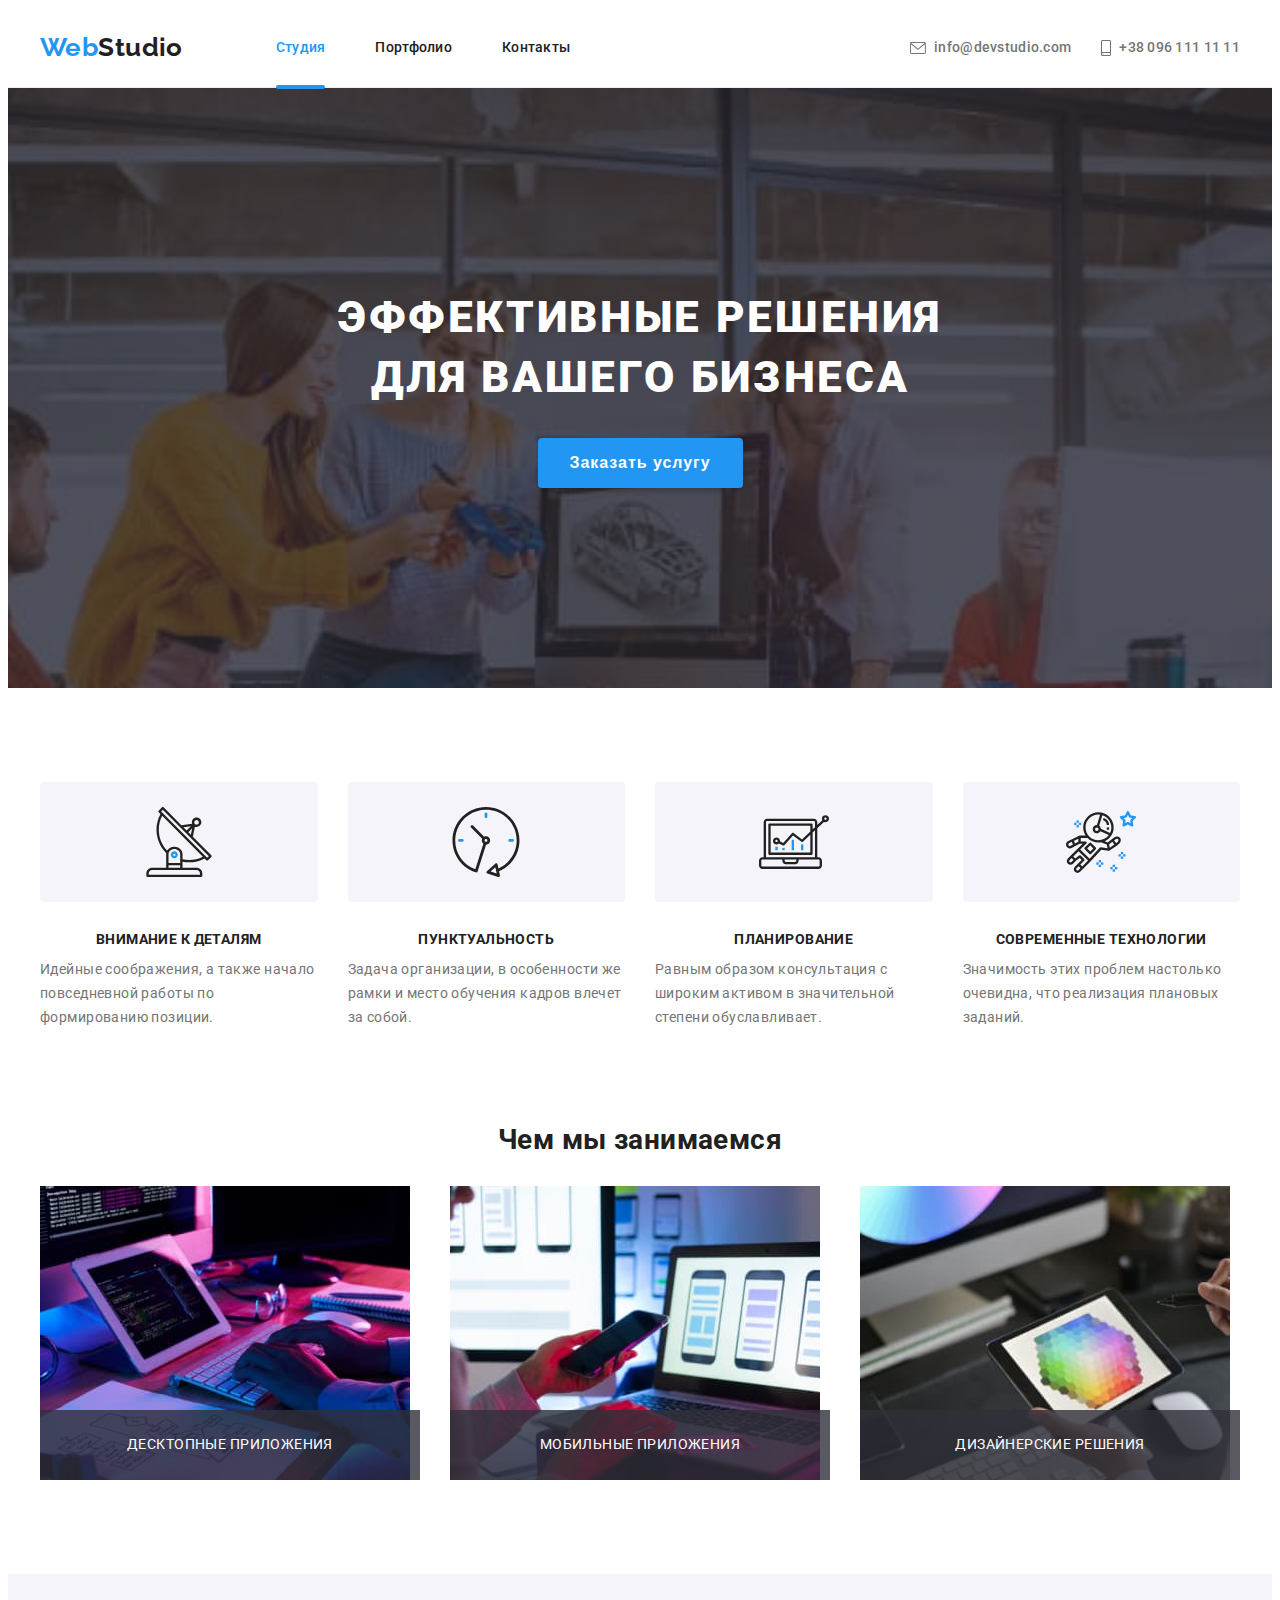
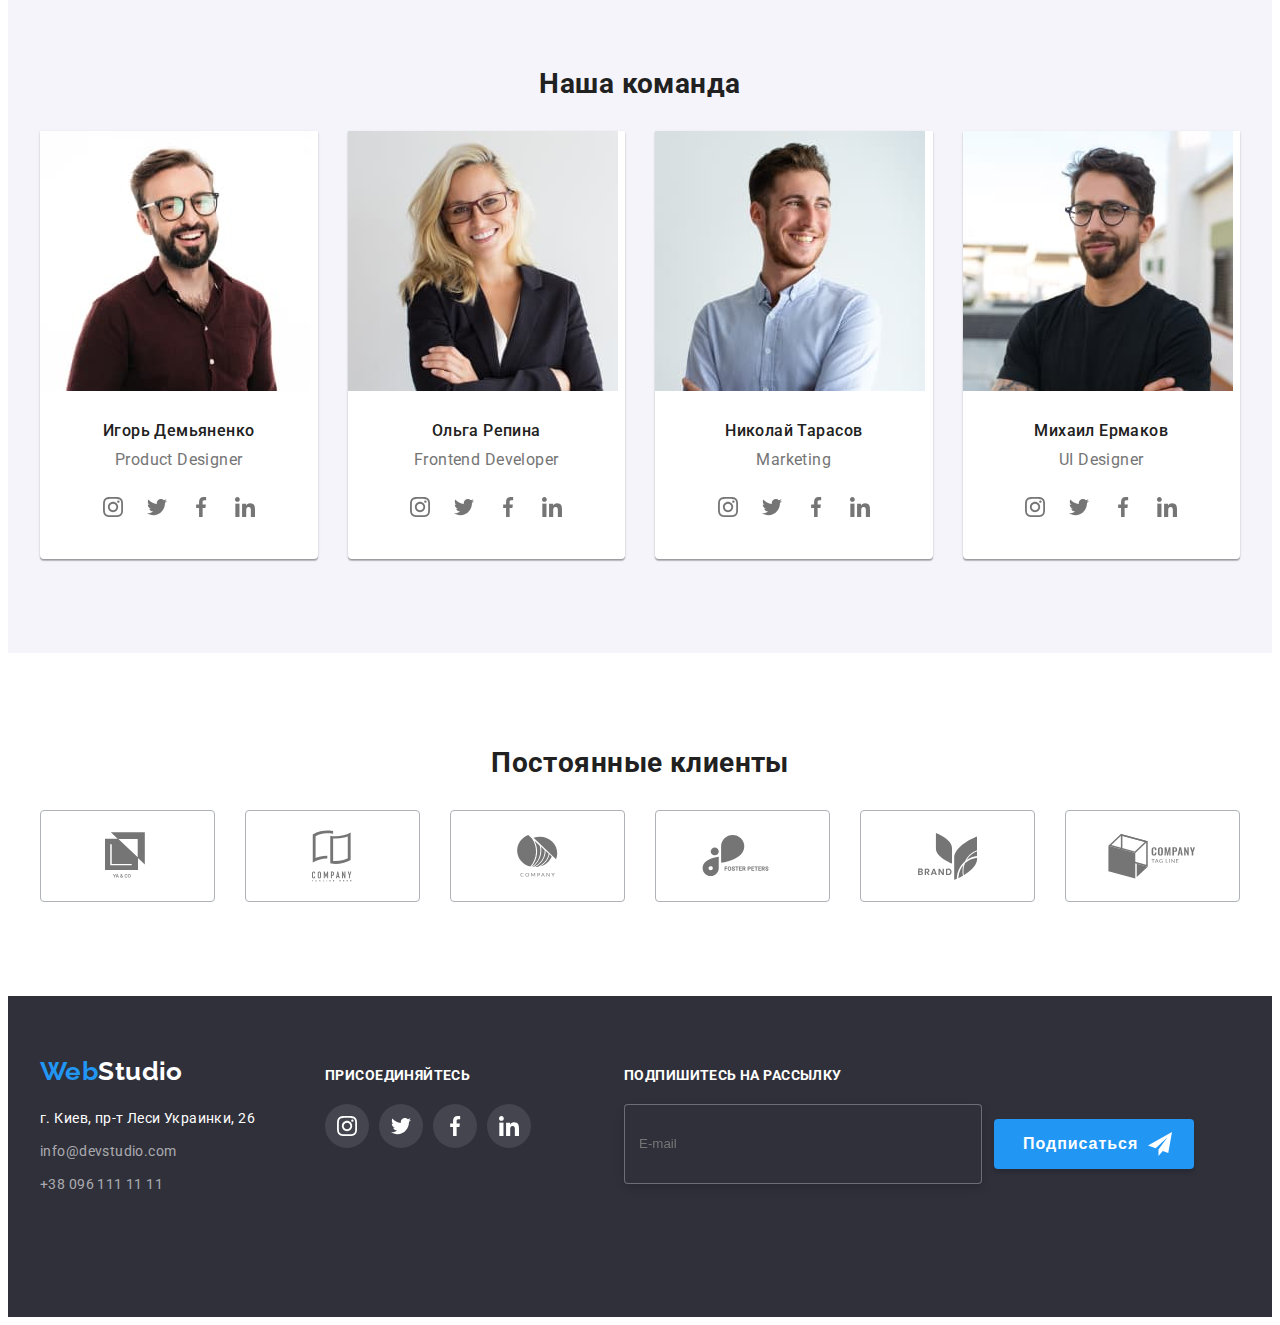
<file: index.html>
<!DOCTYPE html>
<html lang="ru">
  <head>
    <meta charset="UTF-8" />
    <meta http-equiv="X-UA-Compatible" content="IE=edge" />
    <meta name="viewport" content="width=device-width, initial-scale=1.0" />
    <title>Студия</title>
    <link rel="preconnect" href="https://fonts.gstatic.com" />
    <link href="https://fonts.googleapis.com/css2?family=Raleway:wght@700&family=Roboto:wght@400;500;700;900&display=swap" rel="stylesheet"/>
    <link rel="stylesheet" href="https://cdnjs.cloudflare.com/ajax/libs/modern-normalize/1.0.0/modern-normalize.min.css" integrity="sha512-ISS7cAi1PEhQ8jnbJpJZMd29NlhNj4AWYyLOSp2CE/CsHxTCu+r+t0D2yoJudVrd0/8fTVPUVDzY5Tvli75u/g==" crossorigin="anonymous" />
    <link rel="stylesheet" href="./css/main.min.css"/>
  </head>
  <body>
    <!-- Верхняя линия-->
    <header class="page-header">
      <div class="container">
        <nav class="main-nav">
          <a href="./index.html" class="logo">Web<span class="color">Studio</span></a>
          <ul class="site-nav list">
            <li class="item"><a href="./index.html" class="link current">Студия</a></li>
            <li class="item"><a href="./portfolio.html" class="link">Портфолио</a></li>
            <li class="item"><a href="" class="link">Контакты</a></li>
          </ul>
        </nav>
        <button class="mobile-open-btn" data-menu-button>
          <svg class="mobile-open-icon">
            <use href="./images/icons.svg#icon-menu_40px"></use>
          </svg>
        </button>
        <ul class="contact list">
          <li class="item">
            <a href="mailto:info@devstudio.com" lang="en" class="link mail">
              <svg class="mail icon" width="16" height="12">
                <use href="./images/icons.svg#icon-envelope"></use>
              </svg>
              info@devstudio.com
            </a>
          </li>
          <li class="item">
            <a href="tel:+380961111111" class="link tel">
              <svg class="tel icon" width="10" height="16">
                <use href="./images/icons.svg#icon-smartphone"></use>
              </svg>
              +38 096 111 11 11
            </a>
          </li>
        </ul>
      </div>
      <div class="mobile-menu" data-menu>
        <button class="mobile-menu-close-btn" data-menu-close>
          <svg class="mobile-menu-close-icon">
            <use href="./images/icons.svg#icon-close_40px"></use>
          </svg>
        </button>
        <div class="top-side">
          <ul class="mobile-menu-list-nav list">
          <li class="mobile-menu-list-item">
            <a href="./index.html" class="mobile-menu-list-link link current">Студия</a>
          </li>
          <li class="mobile-menu-list-item">
            <a href="./portfolio.html" class="mobile-menu-list-link link">Портфолио</a>
          </li>
          <li class="mobile-menu-list-item">
            <a href="" class="mobile-menu-list-link link">Контакты</a>
          </li>
        </ul>
        </div>
        <div class="bottom-side">
          <ul class="mobile-menu-list-contact list">
            <li class="mobile-menu-list-item">
            </li>
            <li class="mobile-menu-list-item">
              <a href="tel:+380961111111" class="mobile-menu-list-link-tel link">+38 096 111 11 11</a>
            </li>
            <li class="mobile-menu-list-item">
              <a href="mailto:info@devstudio.com" class="mobile-menu-list-link-email link">info@devstudio.com</a>
            </li>
          </ul>

          <ul class="mobile-menu-list-soc list">
            <li class="mobile-menu-list-item-social">
              <a href="" class="mobile-menu-list-link link">Instagram</a>
            </li>
            <li class="mobile-menu-list-item-social">
              <a href="" class="mobile-menu-list-link link">Twitter</a>
            </li>
            <li class="mobile-menu-list-item-social">
              <a href="" class="mobile-menu-list-link link">Facebook</a>
            </li>
            <li class="mobile-menu-list-item-social">
             <a href="" class="mobile-menu-list-link link">LinkedIn</a>
            </li>
          </ul>
        </div>
      </div>
    </header>
    <main>
      <!-- Шапка-->
      <section class="hero">
        <div class="container">
          <h1 class="hero-title">Эффективные решения<br>для вашего бизнеса</h1>
          <button type="button" class="button primary" data-modal-open>Заказать услугу</button>
        </div>
      </section>

      <!-- Особенности-->
      <section class="section feature">
        <div class="container">
          <h2 class="visually-hidden">Особености</h2>
          <ul class="feature-list list">
            <li class="item">
              <div class="container-feature-icon">
                <svg class="feature icon">
                  <use href="./images/icons.svg#icon-antenna"></use>
                </svg>
              </div>
              <div class="container-feature-text">
                <h3 class="title">Внимание к деталям</h3>
                <p>
                  Идейные соображения, а также начало повседневной работы по формированию позиции.
                </p>
              </div>
            </li>
            <li class="item">
              <div class="container-feature-icon">
                <svg class="feature icon">
                  <use href="./images/icons.svg#icon-clock"></use>
                </svg>
              </div>
              <div class="container-feature-text">
                <h3 class="title">Пунктуальность</h3>
                <p>
                  Задача организации, в особенности же рамки и место обучения кадров влечет за собой.
                </p>
              </div>
            </li>
            <li class="item">
              <div class="container-feature-icon">
                <svg class="feature icon">
                  <use href="./images/icons.svg#icon-diagram"></use>
                </svg>
              </div>
              <div class="container-feature-text">
                <h3 class="title">Планирование</h3>
                <p>
                  Равным образом консультация с широким активом в значительной степени обуславливает.
                </p>
              </div>
            </li>
            <li class="item">
              <div class="container-feature-icon">
                <svg class="feature icon">
                  <use href="./images/icons.svg#icon-astronaut"></use>
                </svg>
              </div>
              <div class="container-feature-text">
                <h3 class="title">Современные технологии</h3>
                <p>
                  Значимость этих проблем настолько очевидна, что реализация плановых заданий.
                </p>
              </div>
            </li>
          </ul>
        </div>
      </section>

      <!-- Чем мы занимаемся-->
      <section class="section work">
        <div class="container">
          <h2 class="section-title work">Чем мы занимаемся</h2>
          <ul class="work-list list">
            <li class="item">
              <picture>
                <source
                  srcset="./images/desktop/title/activity_one_d.jpg 1x, ./images/desktop/title/activity_one_d@2x.jpg 2x"
                  media="(min-width: 1200px)"/>
                <source
                  srcset="./images/tablet/title/activity_one_t.jpg 1x, ./images/tablet/title/activity_one_t@2x.jpg 2x"
                  media="(min-width: 768px)"/>
                <source
                  srcset="./images/mobile/title/activity_one_m.jpg 1x, ./images/mobile/title/activity_one_m@2x.jpg 2x"
                  media="(min-width: 280px)"/>
                <img src="./images/mobile/title/activity_one_m.jpg" alt="Делаем верстку сайтов" />
              </picture>
              <p class="work-description">Десктопные приложения</p>
            </li>
            <li class="item">
              <picture>
                <source
                  srcset="./images/desktop/title/activity_two_d.jpg 1x, ./images/desktop/title/activity_two_d@2x.jpg 2x"
                  media="(min-width: 1200px)"/>
                <source
                  srcset="./images/tablet/title/activity_two_t.jpg 1x, ./images/tablet/title/activity_two_t@2x.jpg 2x"
                  media="(min-width: 768px)"/>
                <source
                  srcset="./images/mobile/title/activity_two_m.jpg 1x, ./images/mobile/title/activity_two_m@2x.jpg 2x"
                  media="(min-width: 280px)"/>
                <img src="./images/mobile/title/activity_two_m.jpg" alt="Сайты адаптируем под все устройства" />
              </picture>
              <p class="work-description">Мобильные приложения</p>
            </li>
            <li class="item">
              <picture>
                <source
                  srcset="./images/desktop/title/activity_three_d.jpg 1x, ./images/desktop/title/activity_three_d@2x.jpg 2x"
                  media="(min-width: 1200px)"/>
                <source
                  srcset="./images/tablet/title/activity_three_t.jpg 1x, ./images/tablet/title/activity_three_t@2x.jpg 2x"
                  media="(min-width: 768px)"/>
                <source
                  srcset="./images/mobile/title/activity_three_m.jpg 1x, ./images/mobile/title/activity_three_m@2x.jpg 2x"
                  media="(min-width: 280px)"/>
                <img src="./images/mobile/title/activity_three_m.jpg" alt="Разрабатываем уникальные" />
              </picture>
              <p class="work-description">Дизайнерские решения</p>
            </li>
          </ul>
        </div>
      </section>

      <!-- Наша команда-->
      <section class="section team">
        <div class="container">
          <h2 class="section-title">Наша команда</h2>
          <ul class="team-list list">
            <li class="item">
              <picture>
                <source
                  srcset="./images/desktop/title/designer_d.jpg 1x, ./images/desktop/title/designer_d@2x.jpg 2x"
                  media="(min-width: 1200px)"/>
                <source
                  srcset="./images/tablet/title/designer_t.jpg 1x, ./images/tablet/title/designer_t@2x.jpg 2x"
                  media="(min-width: 768px)"/>
                <source
                  srcset="./images/mobile/title/designer_m.jpg 1x, ./images/mobile/title/designer_m@2x.jpg 2x"
                  media="(min-width: 280px)"/>
                <img src="./images/mobile/title/designer_m.jpg" alt="Product Designer" lang="en" />
              </picture>
              <div class="container-team">
                <h3 class="title">Игорь Демьяненко</h3>
                <p lang="en" class="section-description">Product Designer</p>
                <ul class="our-team-social list">
                  <li class="logo-item">
                    <a href="" class="our-team link">
                      <svg class="icon">
                        <use href="./images/icons.svg#icon-instagram"></use>
                      </svg>
                    </a>
                  </li>
                  <li class="logo-item">
                    <a href="" class="our-team link">
                      <svg class="icon">
                        <use href="./images/icons.svg#icon-twitter"></use>
                      </svg>
                    </a>
                  </li>
                  <li class="logo-item">
                    <a href="" class="our-team link">
                      <svg class="icon">
                        <use href="./images/icons.svg#icon-facebook"></use>
                      </svg>
                    </a>
                  </li>
                  <li class="logo-item">
                    <a href="" class="our-team link">
                      <svg class="icon">
                        <use href="./images/icons.svg#icon-linkedin"></use>
                      </svg>
                    </a>
                  </li>
                </ul>
              </div>
            </li>
            <li class="item">
              <picture>
                <source
                  srcset="./images/desktop/title/developer_d.jpg 1x, ./images/desktop/title/developer_d@2x.jpg 2x"
                  media="(min-width: 1200px)"/>
                <source
                  srcset="./images/tablet/title/developer_t.jpg 1x, ./images/tablet/title/developer_t@2x.jpg 2x"
                  media="(min-width: 768px)"/>
                <source
                  srcset="./images/mobile/title/developer_m.jpg 1x, ./images/mobile/title/developer_m@2x.jpg 2x"
                  media="(min-width: 280px)"/>
                <img src="./images/mobile/title/developer_m.jpg" alt="Frontend Developer" lang="en" />
              </picture>
              <div class="container-team">
                <h3 class="title">Ольга Репина</h3>
                <p lang="en" class="section-description">Frontend Developer</p>
                <ul class="our-team-social list">
                  <li class="logo-item">
                    <a href="" class="our-team link">
                      <svg class="icon">
                        <use href="./images/icons.svg#icon-instagram"></use>
                      </svg>
                    </a>
                  </li>
                  <li class="logo-item">
                    <a href="" class="our-team link">
                      <svg class="icon">
                        <use href="./images/icons.svg#icon-twitter"></use>
                      </svg>
                    </a>
                  </li>
                  <li class="logo-item">
                    <a href="" class="our-team link">
                      <svg class="icon">
                        <use href="./images/icons.svg#icon-facebook"></use>
                      </svg>
                    </a>
                  </li>
                  <li class="logo-item">
                    <a href="" class="our-team link">
                      <svg class="icon">
                        <use href="./images/icons.svg#icon-linkedin"></use>
                      </svg>
                    </a>
                  </li>
                </ul>
              </div>
            </li>
            <li class="item">
              <picture>
                <source
                  srcset="./images/desktop/title/marketing_d.jpg 1x, ./images/desktop/title/marketing_d@2x.jpg 2x"
                  media="(min-width: 1200px)"/>
                <source
                  srcset="./images/tablet/title/marketing_t.jpg 1x, ./images/tablet/title/marketing_t@2x.jpg 2x"
                  media="(min-width: 768px)"/>
                <source
                  srcset="./images/mobile/title/marketing_m.jpg 1x, ./images/mobile/title/marketing_m@2x.jpg 2x"
                  media="(min-width: 280px)"/>
                <img src="./images/mobile/title/marketing_m.jpg" alt="Marketing" lang="en" />
              </picture>
              <div class="container-team">
                <h3 class="title">Николай Тарасов</h3>
                <p lang="en" class="section-description">Marketing</p>
                <ul class="our-team-social list">
                  <li class="logo-item">
                    <a href="" class="our-team link">
                      <svg class="icon">
                        <use href="./images/icons.svg#icon-instagram"></use>
                      </svg>
                    </a>
                  </li>
                  <li class="logo-item">
                    <a href="" class="our-team link">
                      <svg class="icon">
                        <use href="./images/icons.svg#icon-twitter"></use>
                      </svg>
                    </a>
                  </li>
                  <li class="logo-item">
                    <a href="" class="our-team link">
                      <svg class="icon">
                        <use href="./images/icons.svg#icon-facebook"></use>
                      </svg>
                    </a>
                  </li>
                  <li class="logo-item">
                    <a href="" class="our-team link">
                      <svg class="icon">
                        <use href="./images/icons.svg#icon-linkedin"></use>
                      </svg>
                    </a>
                  </li>
                </ul>
              </div>
            </li>
            <li class="item">
              <picture>
                <source
                  srcset="./images/desktop/title/uidesigner_d.jpg 1x, ./images/desktop/title/uidesigner_d@2x.jpg 2x"
                  media="(min-width: 1200px)"/>
                <source
                  srcset="./images/tablet/title/uidesigner_t.jpg 1x, ./images/tablet/title/uidesigner_t@2x.jpg 2x"
                  media="(min-width: 768px)"/>
                <source
                  srcset="./images/mobile/title/uidesigner_m.jpg 1x, ./images/mobile/title/uidesigner_m@2x.jpg 2x"
                  media="(min-width: 280px)"/>
                <img src="./images/mobile/title/uidesigner_m.jpg" alt="UI-Designer" lang="en" />
              </picture>
              <div class="container-team">
                <h3 class="title">Михаил Ермаков</h3>
                <p lang="en" class="section-description">UI Designer</p>
                <ul class="our-team-social list">
                  <li class="logo-item">
                    <a href="" class="our-team link">
                      <svg class="icon">
                        <use href="./images/icons.svg#icon-instagram"></use>
                      </svg>
                    </a>
                  </li>
                  <li class="logo-item">
                    <a href="" class="our-team link">
                      <svg class="icon">
                        <use href="./images/icons.svg#icon-twitter"></use>
                      </svg>
                    </a>
                  </li>
                  <li class="logo-item">
                    <a href="" class="our-team link">
                      <svg class="icon">
                        <use href="./images/icons.svg#icon-facebook"></use>
                      </svg>
                    </a>
                  </li>
                  <li class="logo-item">
                    <a href="" class="our-team link">
                      <svg class="icon">
                        <use href="./images/icons.svg#icon-linkedin"></use>
                      </svg>
                    </a>
                  </li>
                </ul>
              </div>
            </li>
          </ul>  
        </div>
      </section>
      
      <!-- Постоянные клиенты -->
      <section class="section customers">
        <div class="container">
          <h2 class="section-title">Постоянные клиенты</h2>
          <ul class="customers-list list">
            <li class="item">
              <a href="" class="customers-link link">
                <svg class="customers icon" width="44" height="49">
                  <use href="./images/icons.svg#icon-logo-f"></use>
                </svg>
              </a>
            </li>
            <li class="item">
              <a href="" class="customers-link link">
                <svg class="customers icon" width="40" height="52">
                  <use href="./images/icons.svg#icon-logo-s"></use>
                </svg>
              </a>
            </li>
            <li class="item">
              <a href="" class="customers-link link">
                <svg class="customers icon" width="41" height="42">
                  <use href="./images/icons.svg#icon-logo-t"></use>
                </svg>
              </a>
            </li>
            <li class="item">
              <a href="" class="customers-link link">
                <svg class="customers icon" width="80" height="42">
                  <use href="./images/icons.svg#icon-logo-fourth"></use>
                </svg>
              </a>
            </li>
            <li class="item">
              <a href="" class="customers-link link">
                <svg class="customers icon" width="59" height="47">
                  <use href="./images/icons.svg#icon-logo-fifth"></use>
                </svg>
              </a>
            </li>
            <li class="item">
              <a href="" class="customers-link link">
                <svg class="customers icon" width="88" height="45">
                  <use href="./images/icons.svg#icon-logo-sixth"></use>
                </svg>
              </a>
            </li>
          </ul>
        </div>
      </section>

    </main>

    <!-- Подвал-->
    <footer class="footer">
      <div class="container">
        <div class="container-address">
          <a href="./index.html" class="logo">Web<span class="color">Studio</span></a>
          <address class="address">
            <ul class="address-contact list">
              <li class="item">
                <a href="https://goo.gl/maps/bDqofm7ymKL2JDEw8" target="_blank"  class="link map-address">г. Киев, пр-т Леси Украинки, 26</a>
              </li>
              <li class="item">
                <a href="mailto:info@devstudio.com" lang="en" class="link address">info@devstudio.com</a>
              </li>
              <li class="item">
                <a href="tel:+380961111111" class="link address">+38 096 111 11 11</a>
              </li>
            </ul>
          </address>
        </div>
        <div class="container-join">
          <h2 class="section-title">присоединяйтесь</h2>
          <ul class="join list">
            <li class="logo-item">
              <a href="" class="join link">
                <svg class="icon">
                  <use href="./images/icons.svg#icon-instagram"></use>
                </svg>
              </a>
            </li>
            <li class="logo-item">
              <a href="" class="join link">
                <svg class="icon">
                  <use href="./images/icons.svg#icon-twitter"></use>
                </svg>
              </a>
            </li>
            <li class="logo-item">
              <a href="" class="join link">
                <svg class="icon">
                  <use href="./images/icons.svg#icon-facebook"></use>
                </svg>
              </a>
            </li>
            <li class="logo-item">
              <a href="" class="join link">
                <svg class="icon">
                  <use href="./images/icons.svg#icon-linkedin"></use>
                </svg>
              </a>
            </li>
            </ul>
        </div>
        <div class="container-form">
          <h2 class="section-title">Подпишитесь на рассылку</h2>
          <form action="#">
            <span class="container-input">
              <input class="footer-email" name="footer-email" type="email" placeholder="E-mail">
              <div class="btn-container">
                <button class="button primary" type="submit">
                  Подписаться 
                  <span class="footer-icon-position">
                    <svg class="icon" width="24" height="24">
                      <use href="./images/icons.svg#icon-send"></use>
                    </svg>
                  </span>
                </button>
              </div>
            </span>
          </form>
        </div>
      </div>
    </footer>

    <div class="backdrop is-hidden" data-modal>
        <div class="modal">
          <h2 class="section-title">Оставьте свои данные, мы вам перезвоним</h2>
          <button type="button" class="modal-close-btn" data-modal-close>
            <svg class="icon-close" width="18" height="18">
              <use href="./images/icons.svg#icon-close-black"></use>
            </svg>
          </button>
          <form action="#" class="modal-form">
            <lable class="modal-form-field">
              <span>
                Имя
              </span>
              <span class="modal-form-input-wrapper">
                <input name="user-name" class="modal-form-input" type="text">
                <svg class="icon">
                    <use href="./images/icons.svg#icon-person"></use>
                </svg>
              </span>
            </lable>
            <lable class="modal-form-field">
              <span>
                Телефон
              </span>
              <span class="modal-form-input-wrapper">
                <input name="user-phone" class="modal-form-input" type="tel">
                <svg class="icon">
                  <use href="./images/icons.svg#icon-phone"></use>
                </svg>
              </span>
            </lable>
            <lable class="modal-form-field">
              <span>
                Почта
              </span>
              <span class="modal-form-input-wrapper">
                <input name="user-message" class="modal-form-input" type="email">
                <svg class="icon">
                  <use href="./images/icons.svg#icon-email"></use>
                </svg>
              </span>
            </lable>
            <lable class="modal-form-field">
              <span>
                Комментарий
              </span>
              <textarea name="comment" class="modal-form-message" placeholder="Введите текст"></textarea>
            </lable>
            
            <input id="user-term" type="checkbox" name="user-term" class="modal-form-term visually-hidden">
            <label class="modal-form-term-desc" for="user-term">
              Соглашаюсь с рассылкой и принимаю<a class="term" href="">Условия договора</a>
            </label>
            <button class="button primary" type="submit">Отправить</button>
          </form>
        </div>
    </div>

    <script src="./js/modal.js"></script>
    <script src="./js/mobile-menu.js"></script>

  </body>
</html>
</file>
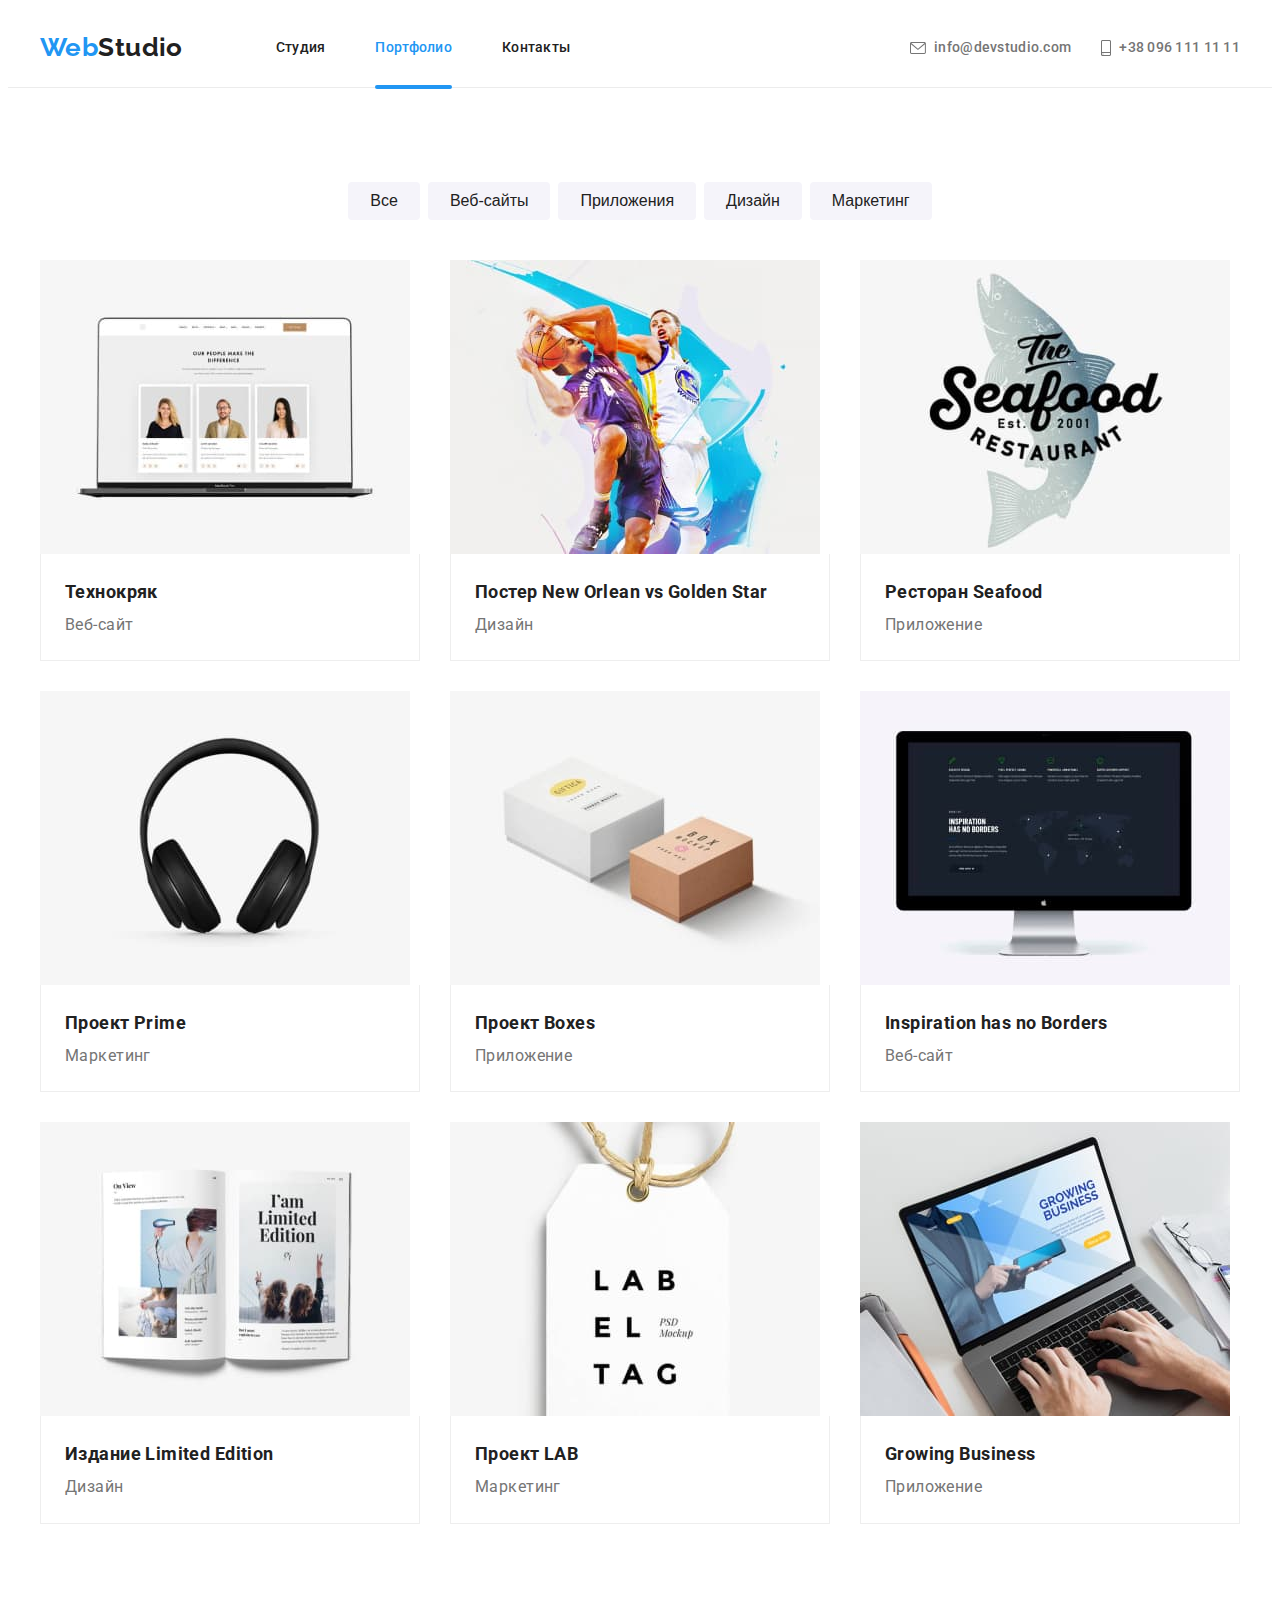
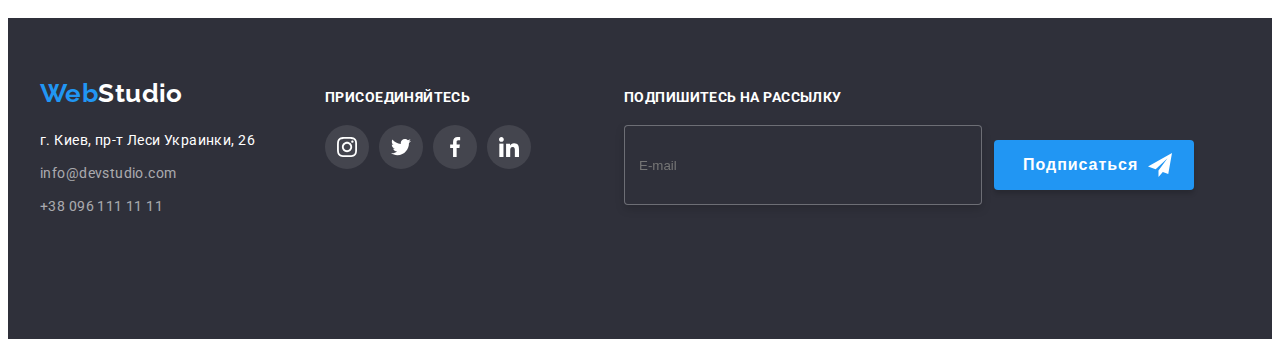
<file: portfolio.html>
<!DOCTYPE html>
<html lang="ru">
  <head>
    <meta charset="UTF-8" />
    <meta http-equiv="X-UA-Compatible" content="IE=edge" />
    <meta name="viewport" content="width=device-width, initial-scale=1.0" />
    <title>Портфолио</title>
    <link rel="preconnect" href="https://fonts.gstatic.com" />
    <link href="https://fonts.googleapis.com/css2?family=Raleway:wght@700&family=Roboto:wght@400;500;700;900&display=swap" rel="stylesheet"/>
    <link rel="stylesheet" href="https://cdnjs.cloudflare.com/ajax/libs/modern-normalize/1.0.0/modern-normalize.min.css" integrity="sha512-ISS7cAi1PEhQ8jnbJpJZMd29NlhNj4AWYyLOSp2CE/CsHxTCu+r+t0D2yoJudVrd0/8fTVPUVDzY5Tvli75u/g==" crossorigin="anonymous" />
    <link rel="stylesheet" href="./css/portfolio.min.css" />
  </head>
  <body>
    <!-- Верхняя линия-->
    <header class="page-header">
      <div class="container">
        <nav class="main-nav">
          <a href="./index.html" class="logo">Web<span class="color">Studio</span></a>
          <ul class="site-nav list">
            <li class="item"><a href="./index.html" class="link">Студия</a></li>
            <li class="item"><a href="./portfolio.html" class="link current">Портфолио</a></li>
            <li class="item"><a href="" class="link">Контакты</a></li>
          </ul>
        </nav>
        <button class="mobile-open-btn" data-menu-button>
          <svg class="mobile-open-icon">
            <use href="./images/icons.svg#icon-menu_40px"></use>
          </svg>
        </button>
        <ul class="contact list">
          <li class="item">
            <a href="mailto:info@devstudio.com" lang="en" class="link mail">
              <svg class="mail icon" width="16" height="12">
                <use href="./images/icons.svg#icon-envelope"></use>
              </svg>
              info@devstudio.com
            </a>
          </li>
          <li class="item">
            <a href="tel:+380961111111" class="link tel">
              <svg class="tel icon" width="10" height="16">
                <use href="./images/icons.svg#icon-smartphone"></use>
              </svg>
              +38 096 111 11 11
            </a>
          </li>
        </ul>
      </div>
      <div class="mobile-menu" data-menu>
        <button class="mobile-menu-close-btn" data-menu-close>
          <svg class="mobile-menu-close-icon">
            <use href="./images/icons.svg#icon-close_40px"></use>
          </svg>
        </button>
        <div class="top-side">
          <ul class="mobile-menu-list-nav list">
          <li class="mobile-menu-list-item">
            <a href="./index.html" class="mobile-menu-list-link link">Студия</a>
          </li>
          <li class="mobile-menu-list-item">
            <a href="./portfolio.html" class="mobile-menu-list-link link current">Портфолио</a>
          </li>
          <li class="mobile-menu-list-item">
            <a href="" class="mobile-menu-list-link link">Контакты</a>
          </li>
        </ul>
        </div>
        <div class="bottom-side">
          <ul class="mobile-menu-list-contact list">
            <li class="mobile-menu-list-item">
            </li>
            <li class="mobile-menu-list-item">
              <a href="tel:+380961111111" class="mobile-menu-list-link-tel link">+38 096 111 11 11</a>
            </li>
            <li class="mobile-menu-list-item">
              <a href="mailto:info@devstudio.com" class="mobile-menu-list-link-email link">info@devstudio.com</a>
            </li>
          </ul>

          <ul class="mobile-menu-list-soc list">
            <li class="mobile-menu-list-item-social">
              <a href="" class="mobile-menu-list-link link">Instagram</a>
            </li>
            <li class="mobile-menu-list-item-social">
              <a href="" class="mobile-menu-list-link link">Twitter</a>
            </li>
            <li class="mobile-menu-list-item-social">
              <a href="" class="mobile-menu-list-link link">Facebook</a>
            </li>
            <li class="mobile-menu-list-item-social">
             <a href="" class="mobile-menu-list-link link">LinkedIn</a>
            </li>
          </ul>
        </div>
      </div>
    </header>

    <main>
      <section class="section card-list">
        <h1 class="section-title visually-hidden">Портфолио</h1>

        <!-- Список для фильтра в виде кнопок -->
        <div class="container">
          <ul class="filter-list list">
            <li class="item">
              <button type="button" class="button secondary">Все</button>
            </li>
            <li class="item">
              <button type="button" class="button secondary">Веб-сайты</button>
            </li>
            <li class="item">
              <button type="button" class="button secondary">Приложения</button>
            </li>
            <li class="item">
              <button type="button" class="button secondary">Дизайн</button>
            </li>
            <li class="item">
              <button type="button" class="button secondary">Маркетинг</button>
            </li>
          </ul>
        </div>

        <!-- Список наших проектов -->
        <div class="container">
          <ul class="project-list list">
            <li class="item">
              <a href="" class="project link">
                <div class="project-link">
                  <picture>
                    <source
                      srcset="./images/desktop/portfolio/tehnokryak_d.jpg 1x, ./images/desktop/portfolio/tehnokryak_d@2x.jpg 2x"
                     media="(min-width: 1200px)"/>
                    <source
                      srcset="./images/tablet/portfolio/tehnokryak_t.jpg 1x, ./images/tablet/portfolio/tehnokryak_t@2x.jpg 2x"
                      media="(min-width: 768px)"/>
                    <source
                      srcset="./images/mobile/portfoliotehnokryakr_m.jpg 1x, ./images/mobile/portfolio/tehnokryak_m@2x.jpg 2x"
                      media="(min-width: 280px)"/>
                    <img src="./images/mobile/portfolio/tehnokryak_m.jpg" alt="Веб-сайт" lang="en" />
                  </picture>
                  <div class="project-link-descripion">
                    <p>Технокряк это современная площадка распространения коронавируса. Компании используют эту платформу для цифрового шпионажа и атак на защищённые сервера конкурентов.</p>                
                  </div>
                </div>
                <div class="container-project">
                  <h2 class="title">Технокряк</h2>
                  <p class="section-description">Веб-сайт</p>
                </div>
              </a>
            </li>
            <li class="item">
              <a href="" class="project link">
                <div class="project-link">
                  <picture>
                    <source
                      srcset="./images/desktop/portfolio/goldenstar_d.jpg 1x, ./images/desktop/portfolio/goldenstar_d@2x.jpg 2x"
                     media="(min-width: 1200px)"/>
                    <source
                      srcset="./images/tablet/portfolio/goldenstar_t.jpg 1x, ./images/tablet/portfolio/goldenstar_t@2x.jpg 2x"
                      media="(min-width: 768px)"/>
                    <source
                      srcset="./images/mobile/portfolio/goldenstar_m.jpg 1x, ./images/mobile/portfolio/goldenstar_m@2x.jpg 2x"
                      media="(min-width: 280px)"/>
                    <img src="./images/mobile/portfolio/goldenstar_m.jpg" alt="Дизайн" lang="en" />
                  </picture>
                  <div class="project-link-descripion">
                    <p>Технокряк это современная площадка распространения коронавируса. Компании используют эту платформу для цифрового шпионажа и атак на защищённые сервера конкурентов.</p>                
                  </div>
                </div>
                <div class="container-project">
                  <h2 class="title">Постер New Orlean vs Golden Star</h2>
                  <p class="section-description">Дизайн</p>
                </div>
              </a>
            </li>
            <li class="item">
              <a href="" class="project link">
                <div class="project-link">
                  <picture>
                    <source
                      srcset="./images/desktop/portfolio/seafood_d.jpg 1x, ./images/desktop/portfolio/seafood_d@2x.jpg 2x"
                     media="(min-width: 1200px)"/>
                    <source
                      srcset="./images/tablet/portfolio/seafood_t.jpg 1x, ./images/tablet/portfolio/seafood_t@2x.jpg 2x"
                      media="(min-width: 768px)"/>
                    <source
                      srcset="./images/mobile/portfolio/seafood_m.jpg 1x, ./images/mobile/portfolio/seafood_m@2x.jpg 2x"
                      media="(min-width: 280px)"/>
                    <img src="./images/mobile/portfolio/seafood_m.jpg" alt="Приложение" lang="en" />
                  </picture>
                  <div class="project-link-descripion">
                    <p>Технокряк это современная площадка распространения коронавируса. Компании используют эту платформу для цифрового шпионажа и атак на защищённые сервера конкурентов.</p>                
                  </div>
                </div>
                <div class="container-project">
                  <h2 class="title">Ресторан Seafood</h2>
                  <p class="section-description">Приложение</p>
                </div>
              </a>
            </li>
            <li class="item">
              <a href="" class="project link">
                <div class="project-link">
                  <picture>
                    <source
                      srcset="./images/desktop/portfolio/prime_d.jpg 1x, ./images/desktop/portfolio/prime_d@2x.jpg 2x"
                     media="(min-width: 1200px)"/>
                    <source
                      srcset="./images/tablet/portfolio/prime_t.jpg 1x, ./images/tablet/portfolio/prime_t@2x.jpg 2x"
                      media="(min-width: 768px)"/>
                    <source
                      srcset="./images/mobile/portfolio/prime_m.jpg 1x, ./images/mobile/portfolio/prime_m@2x.jpg 2x"
                      media="(min-width: 280px)"/>
                    <img src="./images/mobile/portfolio/seafood_m.jpg" alt="Проект" lang="en" />
                  </picture>
                  <div class="project-link-descripion">
                    <p>Технокряк это современная площадка распространения коронавируса. Компании используют эту платформу для цифрового шпионажа и атак на защищённые сервера конкурентов.</p>                
                  </div>
                </div>
                <div class="container-project">
                  <h2 class="title">Проект Prime</h2>
                  <p class="section-description">Маркетинг</p>
                </div>
              </a>
            </li>
            <li class="item">
              <a href="" class="project link">
                <div class="project-link">
                  <picture>
                    <source
                      srcset="./images/desktop/portfolio/boxes_d.jpg 1x, ./images/desktop/portfolio/boxes_d@2x.jpg 2x"
                     media="(min-width: 1200px)"/>
                    <source
                      srcset="./images/tablet/portfolio/boxes_t.jpg 1x, ./images/tablet/portfolio/boxes_t@2x.jpg 2x"
                      media="(min-width: 768px)"/>
                    <source
                      srcset="./images/mobile/portfolio/boxes_m.jpg 1x, ./images/mobile/portfolio/boxes_m@2x.jpg 2x"
                      media="(min-width: 280px)"/>
                    <img src="./images/mobile/portfolio/boxes_m.jpg" alt="Приложение" lang="en" />
                  </picture>
                  <div class="project-link-descripion">
                    <p>Технокряк это современная площадка распространения коронавируса. Компании используют эту платформу для цифрового шпионажа и атак на защищённые сервера конкурентов.</p>                
                  </div>
                </div>
                <div class="container-project">
                  <h2 class="title">Проект Boxes</h2>
                  <p class="section-description">Приложение</p>
                </div>
              </a>
            </li>
            <li class="item">
              <a href="" class="project link">
                <div class="project-link">
                  <div class="project-link">
                  <picture>
                    <source
                      srcset="./images/desktop/portfolio/borders_d.jpg 1x, ./images/desktop/portfolio/borders_d@2x.jpg 2x"
                     media="(min-width: 1200px)"/>
                    <source
                      srcset="./images/tablet/portfolio/borders_t.jpg 1x, ./images/tablet/portfolio/borders_t@2x.jpg 2x"
                      media="(min-width: 768px)"/>
                    <source
                      srcset="./images/mobile/portfolio/borders_m.jpg 1x, ./images/mobile/portfolio/borders_m@2x.jpg 2x"
                      media="(min-width: 280px)"/>
                    <img src="./images/mobile/portfolio/borders_m.jpg" alt="Веб-сайт" lang="en" />
                  </picture>
                  <div class="project-link-descripion">
                    <p>Технокряк это современная площадка распространения коронавируса. Компании используют эту платформу для цифрового шпионажа и атак на защищённые сервера конкурентов.</p>                
                  </div>
                </div>
                <div class="container-project">
                  <h2 class="title">Inspiration has no Borders</h2>
                  <p class="section-description">Веб-сайт</p>
                </div>
              </a>
            </li>
            <li class="item">
              <a href="" class="project link">
                <div class="project-link">
                  <picture>
                    <source
                      srcset="./images/desktop/portfolio/limited_d.jpg 1x, ./images/desktop/portfolio/limited_d@2x.jpg 2x"
                     media="(min-width: 1200px)"/>
                    <source
                      srcset="./images/tablet/portfolio/limited_t.jpg 1x, ./images/tablet/portfolio/limited_t@2x.jpg 2x"
                      media="(min-width: 768px)"/>
                    <source
                      srcset="./images/mobile/portfolio/limited_m.jpg 1x, ./images/mobile/portfolio/limited_m@2x.jpg 2x"
                      media="(min-width: 280px)"/>
                    <img src="./images/mobile/portfolio/limited_m.jpg" alt="Веб-сайт" lang="en" />
                  </picture>
                  <div class="project-link-descripion">
                    <p>Технокряк это современная площадка распространения коронавируса. Компании используют эту платформу для цифрового шпионажа и атак на защищённые сервера конкурентов.</p>                
                  </div>
                </div>
                <div class="container-project">
                  <h2 class="title">Издание Limited Edition</h2>
                  <p class="section-description">Дизайн</p>
                </div>
              </a>
            </li>
            <li class="item">
              <a href="" class="project link">
                <div class="project-link">
                  <picture>
                    <source
                      srcset="./images/desktop/portfolio/lab_d.jpg 1x, ./images/desktop/portfolio/lab_d@2x.jpg 2x"
                     media="(min-width: 1200px)"/>
                    <source
                      srcset="./images/tablet/portfolio/lab_t.jpg 1x, ./images/tablet/portfolio/lab_t@2x.jpg 2x"
                      media="(min-width: 768px)"/>
                    <source
                      srcset="./images/mobile/portfolio/lab_m.jpg 1x, ./images/mobile/portfolio/lab_m@2x.jpg 2x"
                      media="(min-width: 280px)"/>
                    <img src="./images/mobile/portfolio/lab_m.jpg" alt="Маркетинг" lang="en" />
                  </picture>
                  <div class="project-link-descripion">
                    <p>Технокряк это современная площадка распространения коронавируса. Компании используют эту платформу для цифрового шпионажа и атак на защищённые сервера конкурентов.</p>                
                  </div>
                </div>
                <div class="container-project">
                  <h2 class="title">Проект LAB</h2>
                  <p class="section-description">Маркетинг</p>
                </div>
              </a>
            </li>
            <li class="item">
              <a href="" class="project link">
                <div class="project-link">
                  <picture>
                    <source
                      srcset="./images/desktop/portfolio/growing_d.jpg 1x, ./images/desktop/portfolio/growing_d@2x.jpg 2x"
                     media="(min-width: 1200px)"/>
                    <source
                      srcset="./images/tablet/portfolio/growing_t.jpg 1x, ./images/tablet/portfolio/growing_t@2x.jpg 2x"
                      media="(min-width: 768px)"/>
                    <source
                      srcset="./images/mobile/portfolio/growing_m.jpg 1x, ./images/mobile/portfolio/growing_m@2x.jpg 2x"
                      media="(min-width: 280px)"/>
                    <img src="./images/mobile/portfolio/growing_m.jpg" alt="Приложение" lang="en" />
                  </picture>
                  <div class="project-link-descripion">
                    <p>Технокряк это современная площадка распространения коронавируса. Компании используют эту платформу для цифрового шпионажа и атак на защищённые сервера конкурентов.</p>                
                  </div>
                </div>
                <div class="container-project">
                  <h2 class="title">Growing Business</h2>
                  <p class="section-description">Приложение</p>
                </div>
              </a>
            </li>
          </ul>
        </div>
      </section>
    </main>
      
    <!-- Подвал-->
    <footer class="footer">
      <div class="container">
        <div class="container-address">
          <ul class="join list">
            <li class="join item">
              <a href="./index.html" class="logo">Web<span class="color">Studio</span></a>
              <address class="address">
                <ul class="address-contact list">
                  <li class="item">
                    <a href="https://goo.gl/maps/bDqofm7ymKL2JDEw8" target="_blank"  class="link map-address">г. Киев, пр-т Леси Украинки, 26</a>
                  </li>
                 <li class="item">
                   <a href="mailto:info@devstudio.com" lang="en" class="link address">info@devstudio.com</a>
                  </li>
                  <li class="item">
                    <a href="tel:+380961111111" class="link address">+38 096 111 11 11</a>
                  </li>
               </ul>
              </address>
            </li>
          </ul>
        </div>
        <div class="container-join">
          <h2 class="section-title">присоединяйтесь</h2>
          <ul class="join list">
            <li class="logo-item">
              <a href="" class="join link">
                <svg class="icon">
                  <use href="./images/icons.svg#icon-instagram"></use>
                </svg>
              </a>
            </li>
            <li class="logo-item">
              <a href="" class="join link">
                <svg class="icon">
                  <use href="./images/icons.svg#icon-twitter"></use>
                </svg>
              </a>
            </li>
            <li class="logo-item">
              <a href="" class="join link">
                <svg class="icon">
                  <use href="./images/icons.svg#icon-facebook"></use>
                </svg>
              </a>
            </li>
            <li class="logo-item">
              <a href="" class="join link">
                <svg class="icon">
                  <use href="./images/icons.svg#icon-linkedin"></use>
                </svg>
              </a>
            </li>
            </ul>
        </div>
        <div class="container-form">
          <h2 class="section-title">Подпишитесь на рассылку</h2>
          <form action="#">
            <span class="container-input">
              <input class="footer-email" name="footer-email" type="email" placeholder="E-mail">
              <div class="btn-container">
                <button class="button primary" type="submit">
                  Подписаться 
                  <span class="footer-icon-position">
                    <svg class="icon" width="24" height="24">
                      <use href="./images/icons.svg#icon-send"></use>
                    </svg>
                  </span>
                </button>
              </div>
            </span>
          </form>
        </div>
      </div>
    </footer>

    <script src="./js/mobile-menu.js"></script>
  </body>
</html>
</file>
<file: css/main.min.css>
:root{--primary-text-color: #757575;--title-text-color: #212121;--accent-color: #2196f3;--primary-white-color: #ffffff;--secondary-bg-color: #2f303a;--footer-link-color: rgba(255, 255, 255, 0.6);--third-bg-color: #f5f4fa;--primary-bth-hover-color: #188CE8;--icon-color-customers: #AFB1B8}.visually-hidden{position:absolute !important;clip:rect(1px 1px 1px 1px);clip:rect(1px, 1px, 1px, 1px);padding:0 !important;border:0 !important;height:1px !important;width:1px !important;overflow:hidden}h1,h2,h3,h4,h5,h6,p{margin:0}img{display:block;max-width:100%;height:auto}ul{margin:0;padding:0}body{background-color:var(--primary-white-color);color:var(--primary-text-color);font-size:14px;line-height:1.71;font-family:Roboto, sans-serif;letter-spacing:0.03em}.list{list-style:none}.link{text-decoration:none;outline:none}.address{font-style:normal}.icon{fill:var(--primary-text-color)}.container{margin:0 auto;padding-right:15px;padding-left:15px}@media screen and (min-width: 480px){.container{width:480px}}@media screen and (min-width: 768px){.container{width:768px}}@media screen and (min-width: 1200px){.container{width:1200px}}.page-header .container{display:flex;align-items:center;justify-content:space-between}.footer .container{display:flex;flex-direction:column;align-items:center;justify-content:center}@media screen and (min-width: 768px){.footer .container{align-items:start;flex-wrap:wrap;flex-direction:row;justify-content:space-around}}@media screen and (min-width: 1200px){.footer .container{align-items:start;flex-direction:row;flex-wrap:nowrap;justify-content:start}}.section{padding-top:60px;padding-bottom:60px}@media screen and (min-width: 1200px){.section{padding-top:94px;padding-bottom:94px}}.section.work{padding-top:0}.section.team{background-color:var(--third-bg-color)}.section-title{color:var(--title-text-color);font-weight:700;font-size:28px;line-height:1.17;text-align:center;margin-bottom:30px}.container-join .section-title,.container-form .section-title{display:block;margin-bottom:20px;color:var(--primary-white-color);text-align:left;text-align:center;font-size:14px;font-weight:700;line-height:1.14;text-transform:uppercase}@media screen and (min-width: 1200px){.container-join .section-title,.container-form .section-title{text-align-last:left}}.modal .section-title{font-weight:700;font-size:20px;line-height:1.15;margin-bottom:12px}.button{color:var(--title-text-color);background-color:var(--third-bg-color);border:none;border-radius:4px;padding:6px 22px;transition:250ms cubic-bezier(0.4, 0, 0.2, 1);outline:none;cursor:pointer;font-weight:500;font-size:16px;line-height:1.63}.button:hover,.button:focus{color:var(--primary-white-color);background-color:var(--accent-color);box-shadow:0px 3px 1px rgba(0,0,0,0.1),0px 1px 2px rgba(0,0,0,0.08),0px 2px 2px rgba(0,0,0,0.12)}.button.primary{color:var(--primary-white-color);background-color:var(--accent-color);box-shadow:0px 4px 4px rgba(0,0,0,0.15);padding:10px 32px;font-weight:700;line-height:1.88;letter-spacing:0.06em}.button.primary:hover,.button.primary:focus{background-color:var(--primary-bth-hover-color)}.btn-container .button.primary{position:relative;width:200px;height:50px;text-align:left;padding-left:29px;padding-right:29px}.modal .button.primary{margin:0 auto;width:200px}.backdrop{position:fixed;top:0;left:0;width:100vw;height:100vh;background-color:rgba(0,0,0,0.5);transition:color 250ms cubic-bezier(0.4, 0, 0.2, 1)}.modal{position:absolute;top:50%;left:50%;transform:translate(-50%, -50%);width:450px;max-width:94%;max-height:94%;background-color:#ffffff;box-shadow:0px 1px 3px rgba(0,0,0,0.12),0px 1px 1px rgba(0,0,0,0.14),0px 2px 1px rgba(0,0,0,0.2);border-radius:4px;padding:40px;overflow-y:scroll}@media screen and (min-width: 1200px){.modal{width:528px}}.modal-close-btn{display:flex;justify-content:center;align-items:center;position:absolute;top:8px;right:8px;width:30px;height:30px;background-color:#ffffff;border:transparent;border-radius:50%;cursor:pointer}.modal-close-btn:hover .icon-close,.modal-close-btn:focus .icon-close{fill:var(--accent-color)}.is-hidden{opacity:0;visibility:hidden;pointer-events:none}.modal-form{display:flex;flex-direction:column}.modal-form-input{width:100%;height:40px;border:1px solid rgba(33,33,33,0.2);border-radius:4px;padding-left:42px;transition:border-color 250ms cubic-bezier(0.4, 0, 0.2, 1),color 250ms cubic-bezier(0.4, 0, 0.2, 1)}.modal-form-input:focus{outline:none;border-color:var(--accent-color)}.modal-form-input-wrapper{display:block;position:relative;margin-top:4px}.modal-form-field:not(:first-child){margin-top:10px}.modal .icon{position:absolute;top:50%;left:12px;width:18px;height:18px;fill:var(--title-text-color);transform:translateY(-50%);display:block;transition:background-color 250ms cubic-bezier(0.4, 0, 0.2, 1)}.modal-form-input:focus+.icon{fill:var(--accent-color)}.modal-form-message{width:100%;height:120px;border:1px solid rgba(33,33,33,0.2);border-radius:4px;padding:12px 16px;resize:none;transition:border-color 250ms cubic-bezier(0.4, 0, 0.2, 1)}.modal-form-message:focus{outline:none;border-color:var(--accent-color)}.modal-form-term-desc{display:flex;align-items:center;margin-top:20px;margin-bottom:30px;font-size:12px;line-height:1.16}@media screen and (min-width: 1200px){.modal-form-term-desc{font-style:14px;line-height:1.71}}.modal-form-term-desc::before{display:block;content:"";width:16px;height:16px;border:1px solid var(--primary-text-color);border-radius:2px;margin-right:10px;transition:border-color 250ms cubic-bezier(0.4, 0, 0.2, 1)}.modal-form-term:checked+.modal-form-term-desc::before{background-image:url(../images/icon-check.svg);background-repeat:no-repeat;border:0}.modal-form-term-desc .term{text-decoration:underline;color:var(--accent-color)}.page-header{padding-top:16px;padding-bottom:16px;border-bottom:1px solid #ECECEC}.page-header .logo{color:var(--accent-color);font-family:"Raleway", sans-serif;outline:none;text-decoration:none;font-weight:700;font-size:26px;line-height:1.2}.page-header .logo .color{color:var(--title-text-color)}@media screen and (max-width: 767px){.site-nav{display:none}}@media screen and (max-width: 767px){.contact.list{display:none}}.mobile-open-btn{padding:0;border:none;background-color:transparent}.mobile-open-btn:hover .mobile-open-icon,.mobile-open-btn:focus .mobile-open-icon{fill:var(--accent-color)}.mobile-open-icon{width:40px;height:40px}.mobile-menu{display:flex;flex-direction:column;justify-content:space-between;position:fixed;width:100vw;max-width:480px;height:100vh;overflow:scroll;top:0;left:50%;background-color:var(--primary-white-color);padding:48px 40px;transition:all 250ms cubic-bezier(0.4, 0, 0.2, 1);z-index:2;transform:translateX(-50%) translateY(-100%)}.is-open{transform:translateX(-50%) translateY(0%)}.mobile-menu-close-btn{position:absolute;top:10px;right:15px;padding:0;border:none;background-color:transparent}.mobile-menu-close-btn:hover .mobile-menu-close-icon,.mobile-menu-close-btn:focus .mobile-menu-close-icon{fill:var(--accent-color)}.mobile-menu-close-icon{width:40px;height:40px}.mobile-menu-list-nav .mobile-menu-list-item:not(:last-child){margin-bottom:32px}.mobile-menu-list-nav .mobile-menu-list-link.link.current{color:var(--accent-color)}.mobile-menu-list-nav .mobile-menu-list-link.link{font-size:40px;line-height:1.17;font-weight:500;color:var(--title-text-color);letter-spacing:0.02em}.mobile-menu-list-contact .mobile-menu-list-item:not(:last-child){margin-bottom:32px}.mobile-menu-list-contact .mobile-menu-list-link-tel.link{font-weight:500;font-size:34px;line-height:1.18;color:var(--accent-color);letter-spacing:0.02em}.mobile-menu-list-contact .mobile-menu-list-link-email.link{font-weight:500;font-size:24px;line-height:1.17;color:var(--primary-text-color);letter-spacing:0.02em}.mobile-menu-list-soc{display:flex;margin-top:32px}.mobile-menu-list-soc .mobile-menu-list-link.link{font-size:18px;line-height:1.22;color:var(--accent-color);padding:0 10px 0 0;letter-spacing:0.02em}.mobile-menu-list-item-social:not(:last-child){padding-right:10px;border-right:1px solid rgba(33,33,33,0.2)}.mobile-menu-list-item-social:not(:first-child){padding-left:10px}@media screen and (min-width: 768px){.mobile-open-btn{display:none}.mobile-menu{display:none}.page-header{padding:26px 0}.main-nav{display:flex;align-items:center}.main-nav .link{position:relative}.main-nav .logo{margin-right:76px;color:var(--accent-color);font-family:"Raleway", sans-serif;outline:none;text-decoration:none;font-weight:700;font-size:26px;line-height:1.2}.main-nav .logo .color{color:var(--title-text-color)}.site-nav{display:flex;align-items:center}.site-nav .item:not(:last-child){margin-right:50px}.site-nav .link{color:var(--title-text-color);transition:color 250ms cubic-bezier(0.4, 0, 0.2, 1);font-weight:500;line-height:1.14;letter-spacing:0.02em}.site-nav .link:hover,.site-nav .link:focus{color:var(--accent-color)}.site-nav .link.current{color:var(--accent-color)}.site-nav .link.current::after{position:absolute;content:"";height:4px;width:100%;border-radius:2px;background-color:var(--accent-color);display:block;margin-top:32px}.contact{display:flex;flex-direction:column;align-items:flex-start;transition:color 250ms cubic-bezier(0.4, 0, 0.2, 1)}.contact .item{position:relative}.contact .item:not(:last-child){margin-bottom:10px}.contact .link{color:var(--primary-text-color);font-weight:500;line-height:1.14;letter-spacing:0.02em}.contact .link.mail{display:flex;justify-content:center;align-items:center}.contact .link.tel{display:flex;justify-content:center;align-items:center}.contact .link:hover,.contact .link:focus{color:var(--accent-color)}.contact .link:hover .icon,.contact .link:focus .icon{fill:var(--accent-color)}.contact .mail.icon{margin-right:8px}.contact .tel.icon{margin-right:8px}}@media screen and (min-width: 1200px){.page-header{padding:24px 0}.main-nav .logo{margin-right:93px}.contact{display:flex;flex-direction:row;align-items:center}.contact .item:not(:last-child){margin-right:30px;margin-bottom:0}.site-nav{display:flex;flex-direction:row;justify-content:center;align-items:center}.site-nav .link.current{color:var(--accent-color)}.site-nav .link.current::after{position:absolute;content:"";height:4px;width:100%;border-radius:2px;background-color:var(--accent-color);display:block;margin-top:25px}}.hero{background-color:var(--secondary-bg-color);background-image:linear-gradient(rgba(47,48,58,0.4), rgba(47,48,58,0.4)),url("../images/img-overlay.png"),url("../images/mobile/title/hero_m.jpg");background-repeat:no-repeat;background-size:cover;text-align:center;padding-top:118px;padding-bottom:118px}@media screen and (min-width: 1200px){.hero{padding-top:200px;padding-bottom:200px}}@media screen and (min-width: 280px) and (min-device-pixel-ratio: 2), (min-width: 280px) and (min-resolution: 192dpi), (min-width: 280px) and (min-resolution: 2dppx){.hero{background-image:linear-gradient(rgba(47,48,58,0.4), rgba(47,48,58,0.4)),url("../images/img-overlay.png"),url("../images/mobile/title/hero_m@2x.jpg")}}@media screen and (min-width: 768px) and (min-device-pixel-ratio: 2), (min-width: 768px) and (min-resolution: 192dpi), (min-width: 768px) and (min-resolution: 2dppx){.hero{background-image:linear-gradient(rgba(47,48,58,0.4), rgba(47,48,58,0.4)),url("../images/img-overlay.png"),url("../images/tablet/title/header_t@2x.jpg")}}@media screen and (min-width: 768px) and (min-device-pixel-ratio: 2), (min-width: 768px) and (min-resolution: 192dpi), (min-width: 768px) and (min-resolution: 2dppx){.hero{background-image:linear-gradient(rgba(47,48,58,0.4), rgba(47,48,58,0.4)),url("../images/img-overlay.png"),url("../images/tablet/title/header_t@2x.jpg")}}@media screen and (min-width: 1200px) and (min-device-pixel-ratio: 2), (min-width: 1200px) and (min-resolution: 192dpi), (min-width: 1200px) and (min-resolution: 2dppx){.hero{background-image:linear-gradient(rgba(47,48,58,0.4), rgba(47,48,58,0.4)),url("../images/img-overlay.png"),url("../images/desktop/title/header_d@2x.jpg")}}.hero-title{margin-bottom:30px;color:var(--primary-white-color);font-weight:900;font-size:26px;line-height:1.62;text-align:center;letter-spacing:0.06em;text-transform:uppercase}@media screen and (min-width: 1200px){.hero-title{font-size:44px;line-height:1.36}}.feature-list{display:flex;flex-wrap:wrap;margin-top:-30px;margin-left:-30px}.feature-list .item{width:calc(100% / 1 - 30px);margin-top:30px;margin-left:30px}@media screen and (min-width: 768px){.feature-list .item{width:calc(100% / 2 - 30px)}}@media screen and (min-width: 1200px){.feature-list .item{width:calc(100% / 4 - 30px)}}.feature-list .title{margin-bottom:10px;color:var(--title-text-color);text-align:center;font-size:14px;font-weight:700;line-height:1.14;text-transform:uppercase}.feature-list .container-feature-icon{margin-bottom:30px;display:flex;justify-content:center;text-align:center;padding:25px 0;background-color:var(--third-bg-color);border-radius:4px}.feature-list .container-feature-icon .feature.icon{width:70px;height:70px}@media (max-width: 1199px){.work{display:none}}.work-list{display:flex;flex-wrap:wrap;margin-top:-30px;margin-left:-30px}.work-list .item{position:relative;width:calc(100% / 3 - 30px);margin-top:30px;margin-left:30px}.work-list .work-description{display:flex;justify-content:center;align-items:center;position:absolute;bottom:0;color:var(--primary-white-color);background-color:rgba(47,48,58,0.8);width:100%;height:70px;line-height:1.14;text-transform:uppercase}.team-list{display:flex;flex-wrap:wrap;margin-top:-30px;margin-left:-30px}.team-list .item{width:calc(100% / 1 - 30px);margin-top:30px;margin-left:30px;background-color:var(--primary-white-color);box-shadow:0px 1px 3px rgba(0,0,0,0.12),0px 1px 1px rgba(0,0,0,0.14),0px 2px 1px rgba(0,0,0,0.2);border-radius:0px 0px 4px 4px}@media screen and (min-width: 768px){.team-list .item{width:calc(100% / 2 - 30px)}}@media screen and (min-width: 1200px){.team-list .item{width:calc(100% / 4 - 30px)}}.team-list .item .container-team{padding-top:30px;padding-bottom:24px}@media screen and (min-width: 1200px){.team-list .item .container-team{padding-bottom:30px}}.team-list .title{color:var(--title-text-color);font-weight:500;font-size:16px;margin-bottom:10px;line-height:1.19;text-align:center}.team-list .section-description{font-size:16px;line-height:1.19;text-align:center;margin-bottom:16px}.our-team-social{display:flex;flex-wrap:wrap;justify-content:center;align-items:center}.our-team-social .link{display:flex;flex-wrap:wrap;justify-content:center;align-items:center;width:44px;height:44px;border-radius:50%;transition:color 250ms cubic-bezier(0.4, 0, 0.2, 1)}.our-team-social .logo-item{display:flex;flex-wrap:wrap;justify-content:center;align-items:center}.our-team-social .logo-item .icon{width:20px;height:20px;fill:var(--primary-text-color)}.our-team-social .logo-item .our-team.link:hover,.our-team-social .logo-item .our-team.link:focus{background-color:var(--accent-color);border-radius:50%}.our-team-social .logo-item .our-team.link:hover .icon,.our-team-social .logo-item .our-team.link:focus .icon{fill:var(--primary-white-color)}.customers .customers-list{display:flex;flex-wrap:wrap;margin-top:-30px;margin-left:-30px;transition:color 250ms cubic-bezier(0.4, 0, 0.2, 1)}.customers .item{width:calc(100% / 2 - 30px);margin-top:30px;margin-left:30px}@media screen and (min-width: 768px){.customers .item{width:calc(100% / 3 - 30px)}}@media screen and (min-width: 1200px){.customers .item{width:calc(100% / 6 - 30px)}}.customers .customers-link{display:flex;justify-content:center;align-items:center;height:90px;border:1px solid var(--icon-color-customers);border-radius:4px}.customers .customers-link:hover,.customers .customers-link:focus{border:1px solid var(--accent-color)}.customers .customers-link:hover .icon,.customers .customers-link:focus .icon{fill:var(--accent-color)}.footer{padding-top:60px;padding-bottom:60px;background-color:var(--secondary-bg-color)}.footer .logo{text-align:center;display:block;margin-bottom:20px;color:var(--accent-color);font-family:"Raleway", sans-serif;outline:none;text-decoration:none;font-weight:700;font-size:26px;line-height:1.2}@media screen and (min-width: 1200px){.footer .logo{text-align:left}}.footer .logo .color{color:var(--primary-white-color)}.address-contact{display:flex;flex-direction:column;margin-bottom:60px;align-items:center;transition:color 250ms cubic-bezier(0.4, 0, 0.2, 1)}@media screen and (min-width: 1200px){.address-contact{align-items:start}}.address-contact .item:not(:last-child){margin-bottom:9px}.address-contact .map-address{color:var(--primary-white-color)}.address-contact .address{color:var(--footer-link-color)}.address-contact .link:hover,.address-contact .link:focus{color:var(--accent-color)}.container-join{padding-top:12px;margin-bottom:60px}.container-join .list{display:flex;flex-wrap:wrap;transition:color 250ms cubic-bezier(0.4, 0, 0.2, 1)}.container-join .list .logo-item:not(:last-child){margin-right:10px}.container-join .link{display:flex;flex-wrap:wrap;justify-content:center;align-items:center;border-radius:50%;background-color:rgba(255,255,255,0.1);width:44px;height:44px}.container-join .link:hover,.container-join .link:focus{background-color:var(--accent-color);border-radius:50%}.container-join .link:hover .icon,.container-join .link:focus .icon{fill:var(--primary-white-color)}.container-join .icon{width:20px;height:20px;fill:var(--primary-white-color)}@media screen and (min-width: 1200px){.container-join{margin-left:70px}}.container-form{width:100%}@media screen and (min-width: 768px){.container-form{width:60%}}@media screen and (min-width: 1200px){.container-form{padding-top:12px;width:570px;margin-left:93px}}.container-form .container-input{display:flex;flex-direction:column;align-items:center}@media screen and (min-width: 1200px){.container-form .container-input{flex-direction:row;justify-content:center;align-items:center}}.container-form .btn-container{margin:0 auto}@media screen and (min-width: 1200px){.container-form .btn-container{margin:0 0 0 12px}}.container-form .footer-icon-position{position:absolute;padding-top:3px;margin-left:10px}.container-form .footer-email{width:100%;height:50px;padding:14px;margin-bottom:20px;background-color:var(--secondary-bg-color);border:1px solid rgba(255,255,255,0.3);filter:drop-shadow(0px 4px 4px rgba(0,0,0,0.15));border-radius:4px;color:var(--primary-white-color)}@media screen and (min-width: 1200px){.container-form .footer-email{width:358px;margin-bottom:0}}
/*# sourceMappingURL=main.min.css.map */
</file>
<file: css/portfolio.min.css>
:root{--primary-text-color: #757575;--title-text-color: #212121;--accent-color: #2196f3;--primary-white-color: #ffffff;--secondary-bg-color: #2f303a;--footer-link-color: rgba(255, 255, 255, 0.6);--third-bg-color: #f5f4fa;--primary-bth-hover-color: #188CE8;--icon-color-customers: #AFB1B8}.visually-hidden{position:absolute !important;clip:rect(1px 1px 1px 1px);clip:rect(1px, 1px, 1px, 1px);padding:0 !important;border:0 !important;height:1px !important;width:1px !important;overflow:hidden}h1,h2,h3,h4,h5,h6,p{margin:0}img{display:block;max-width:100%;height:auto}ul{margin:0;padding:0}body{background-color:var(--primary-white-color);color:var(--primary-text-color);font-size:14px;line-height:1.71;font-family:Roboto, sans-serif;letter-spacing:0.03em}.list{list-style:none}.link{text-decoration:none;outline:none}.address{font-style:normal}.icon{fill:var(--primary-text-color)}.container{margin:0 auto;padding-right:15px;padding-left:15px}@media screen and (min-width: 480px){.container{width:480px}}@media screen and (min-width: 768px){.container{width:768px}}@media screen and (min-width: 1200px){.container{width:1200px}}.page-header .container{display:flex;align-items:center;justify-content:space-between}.footer .container{display:flex;flex-direction:column;align-items:center;justify-content:center}@media screen and (min-width: 768px){.footer .container{align-items:start;flex-wrap:wrap;flex-direction:row;justify-content:space-around}}@media screen and (min-width: 1200px){.footer .container{align-items:start;flex-direction:row;flex-wrap:nowrap;justify-content:start}}.section{padding-top:60px;padding-bottom:60px}@media screen and (min-width: 1200px){.section{padding-top:94px;padding-bottom:94px}}.section.work{padding-top:0}.section.team{background-color:var(--third-bg-color)}.section-title{color:var(--title-text-color);font-weight:700;font-size:28px;line-height:1.17;text-align:center;margin-bottom:30px}.container-join .section-title,.container-form .section-title{display:block;margin-bottom:20px;color:var(--primary-white-color);text-align:left;text-align:center;font-size:14px;font-weight:700;line-height:1.14;text-transform:uppercase}@media screen and (min-width: 1200px){.container-join .section-title,.container-form .section-title{text-align-last:left}}.modal .section-title{font-weight:700;font-size:20px;line-height:1.15;margin-bottom:12px}.button{color:var(--title-text-color);background-color:var(--third-bg-color);border:none;border-radius:4px;padding:6px 22px;transition:250ms cubic-bezier(0.4, 0, 0.2, 1);outline:none;cursor:pointer;font-weight:500;font-size:16px;line-height:1.63}.button:hover,.button:focus{color:var(--primary-white-color);background-color:var(--accent-color);box-shadow:0px 3px 1px rgba(0,0,0,0.1),0px 1px 2px rgba(0,0,0,0.08),0px 2px 2px rgba(0,0,0,0.12)}.button.primary{color:var(--primary-white-color);background-color:var(--accent-color);box-shadow:0px 4px 4px rgba(0,0,0,0.15);padding:10px 32px;font-weight:700;line-height:1.88;letter-spacing:0.06em}.button.primary:hover,.button.primary:focus{background-color:var(--primary-bth-hover-color)}.btn-container .button.primary{position:relative;width:200px;height:50px;text-align:left;padding-left:29px;padding-right:29px}.modal .button.primary{margin:0 auto;width:200px}.filter-list{display:flex;flex-wrap:wrap;justify-content:start;margin-bottom:40px;font-size:16px;line-height:1.63;margin-top:-15px;margin-left:-8px}@media screen and (min-width: 768px){.filter-list{justify-content:center}}.filter-list .item{margin-top:15px;margin-left:8px}.page-header{padding-top:16px;padding-bottom:16px;border-bottom:1px solid #ECECEC}.page-header .logo{color:var(--accent-color);font-family:"Raleway", sans-serif;outline:none;text-decoration:none;font-weight:700;font-size:26px;line-height:1.2}.page-header .logo .color{color:var(--title-text-color)}@media screen and (max-width: 767px){.site-nav{display:none}}@media screen and (max-width: 767px){.contact.list{display:none}}.mobile-open-btn{padding:0;border:none;background-color:transparent}.mobile-open-btn:hover .mobile-open-icon,.mobile-open-btn:focus .mobile-open-icon{fill:var(--accent-color)}.mobile-open-icon{width:40px;height:40px}.mobile-menu{display:flex;flex-direction:column;justify-content:space-between;position:fixed;width:100vw;max-width:480px;height:100vh;overflow:scroll;top:0;left:50%;background-color:var(--primary-white-color);padding:48px 40px;transition:all 250ms cubic-bezier(0.4, 0, 0.2, 1);z-index:2;transform:translateX(-50%) translateY(-100%)}.is-open{transform:translateX(-50%) translateY(0%)}.mobile-menu-close-btn{position:absolute;top:10px;right:15px;padding:0;border:none;background-color:transparent}.mobile-menu-close-btn:hover .mobile-menu-close-icon,.mobile-menu-close-btn:focus .mobile-menu-close-icon{fill:var(--accent-color)}.mobile-menu-close-icon{width:40px;height:40px}.mobile-menu-list-nav .mobile-menu-list-item:not(:last-child){margin-bottom:32px}.mobile-menu-list-nav .mobile-menu-list-link.link.current{color:var(--accent-color)}.mobile-menu-list-nav .mobile-menu-list-link.link{font-size:40px;line-height:1.17;font-weight:500;color:var(--title-text-color);letter-spacing:0.02em}.mobile-menu-list-contact .mobile-menu-list-item:not(:last-child){margin-bottom:32px}.mobile-menu-list-contact .mobile-menu-list-link-tel.link{font-weight:500;font-size:34px;line-height:1.18;color:var(--accent-color);letter-spacing:0.02em}.mobile-menu-list-contact .mobile-menu-list-link-email.link{font-weight:500;font-size:24px;line-height:1.17;color:var(--primary-text-color);letter-spacing:0.02em}.mobile-menu-list-soc{display:flex;margin-top:32px}.mobile-menu-list-soc .mobile-menu-list-link.link{font-size:18px;line-height:1.22;color:var(--accent-color);padding:0 10px 0 0;letter-spacing:0.02em}.mobile-menu-list-item-social:not(:last-child){padding-right:10px;border-right:1px solid rgba(33,33,33,0.2)}.mobile-menu-list-item-social:not(:first-child){padding-left:10px}@media screen and (min-width: 768px){.mobile-open-btn{display:none}.mobile-menu{display:none}.page-header{padding:26px 0}.main-nav{display:flex;align-items:center}.main-nav .link{position:relative}.main-nav .logo{margin-right:76px;color:var(--accent-color);font-family:"Raleway", sans-serif;outline:none;text-decoration:none;font-weight:700;font-size:26px;line-height:1.2}.main-nav .logo .color{color:var(--title-text-color)}.site-nav{display:flex;align-items:center}.site-nav .item:not(:last-child){margin-right:50px}.site-nav .link{color:var(--title-text-color);transition:color 250ms cubic-bezier(0.4, 0, 0.2, 1);font-weight:500;line-height:1.14;letter-spacing:0.02em}.site-nav .link:hover,.site-nav .link:focus{color:var(--accent-color)}.site-nav .link.current{color:var(--accent-color)}.site-nav .link.current::after{position:absolute;content:"";height:4px;width:100%;border-radius:2px;background-color:var(--accent-color);display:block;margin-top:32px}.contact{display:flex;flex-direction:column;align-items:flex-start;transition:color 250ms cubic-bezier(0.4, 0, 0.2, 1)}.contact .item{position:relative}.contact .item:not(:last-child){margin-bottom:10px}.contact .link{color:var(--primary-text-color);font-weight:500;line-height:1.14;letter-spacing:0.02em}.contact .link.mail{display:flex;justify-content:center;align-items:center}.contact .link.tel{display:flex;justify-content:center;align-items:center}.contact .link:hover,.contact .link:focus{color:var(--accent-color)}.contact .link:hover .icon,.contact .link:focus .icon{fill:var(--accent-color)}.contact .mail.icon{margin-right:8px}.contact .tel.icon{margin-right:8px}}@media screen and (min-width: 1200px){.page-header{padding:24px 0}.main-nav .logo{margin-right:93px}.contact{display:flex;flex-direction:row;align-items:center}.contact .item:not(:last-child){margin-right:30px;margin-bottom:0}.site-nav{display:flex;flex-direction:row;justify-content:center;align-items:center}.site-nav .link.current{color:var(--accent-color)}.site-nav .link.current::after{position:absolute;content:"";height:4px;width:100%;border-radius:2px;background-color:var(--accent-color);display:block;margin-top:25px}}.project-list{display:flex;flex-wrap:wrap;margin-top:-30px;margin-left:-30px}.project-list .item{width:calc(100% / 1 - 30px);margin-top:30px;margin-left:30px}@media screen and (min-width: 768px){.project-list .item{width:calc(100% / 2 - 30px)}}@media screen and (min-width: 1200px){.project-list .item{width:calc(100% / 3 - 30px)}}.project-list .title{color:var(--title-text-color);font-weight:700;font-size:18px;line-height:2}.project-list .container-project{padding:20px 24px;padding-top:20px;border:1px solid #EEEEEE;border-top:none}.project-list .section-description{color:var(--primary-text-color);font-size:16px;line-height:1.88}.project.link{display:block;transition:color 250ms cubic-bezier(0.4, 0, 0.2, 1)}.project.link:hover,.project.link:focus{box-sizing:border-box;box-shadow:0px 1px 1px rgba(0,0,0,0.12),0px 4px 4px rgba(0,0,0,0.06),1px 4px 6px rgba(0,0,0,0.16)}.project.link:hover .project-link-descripion,.project.link:focus .project-link-descripion{transform:translateY(0)}.project-link{position:relative;overflow:hidden}.project-link .project-description{position:absolute;top:50%;left:50%;transform:translate(-50%, -50%)}.project-link .project-link-descripion{display:flex;align-items:center;position:absolute;top:0;width:100%;height:294px;padding:0 24px;font-size:18px;line-height:1.55;background-color:rgba(33,150,243,0.9);color:var(--primary-white-color);transform:translateY(100%);transition:all 250ms cubic-bezier(0.4, 0, 0.2, 1)}.project-link .project-description{position:absolute;top:50%;left:50%;transform:translate(-50%, -50%)}.project-link:hover .project-link-descripion,.project-link:focus .project-link-descripion{transform:translateY(0)}.footer{padding-top:60px;padding-bottom:60px;background-color:var(--secondary-bg-color)}.footer .logo{text-align:center;display:block;margin-bottom:20px;color:var(--accent-color);font-family:"Raleway", sans-serif;outline:none;text-decoration:none;font-weight:700;font-size:26px;line-height:1.2}@media screen and (min-width: 1200px){.footer .logo{text-align:left}}.footer .logo .color{color:var(--primary-white-color)}.address-contact{display:flex;flex-direction:column;margin-bottom:60px;align-items:center;transition:color 250ms cubic-bezier(0.4, 0, 0.2, 1)}@media screen and (min-width: 1200px){.address-contact{align-items:start}}.address-contact .item:not(:last-child){margin-bottom:9px}.address-contact .map-address{color:var(--primary-white-color)}.address-contact .address{color:var(--footer-link-color)}.address-contact .link:hover,.address-contact .link:focus{color:var(--accent-color)}.container-join{padding-top:12px;margin-bottom:60px}.container-join .list{display:flex;flex-wrap:wrap;transition:color 250ms cubic-bezier(0.4, 0, 0.2, 1)}.container-join .list .logo-item:not(:last-child){margin-right:10px}.container-join .link{display:flex;flex-wrap:wrap;justify-content:center;align-items:center;border-radius:50%;background-color:rgba(255,255,255,0.1);width:44px;height:44px}.container-join .link:hover,.container-join .link:focus{background-color:var(--accent-color);border-radius:50%}.container-join .link:hover .icon,.container-join .link:focus .icon{fill:var(--primary-white-color)}.container-join .icon{width:20px;height:20px;fill:var(--primary-white-color)}@media screen and (min-width: 1200px){.container-join{margin-left:70px}}.container-form{width:100%}@media screen and (min-width: 768px){.container-form{width:60%}}@media screen and (min-width: 1200px){.container-form{padding-top:12px;width:570px;margin-left:93px}}.container-form .container-input{display:flex;flex-direction:column;align-items:center}@media screen and (min-width: 1200px){.container-form .container-input{flex-direction:row;justify-content:center;align-items:center}}.container-form .btn-container{margin:0 auto}@media screen and (min-width: 1200px){.container-form .btn-container{margin:0 0 0 12px}}.container-form .footer-icon-position{position:absolute;padding-top:3px;margin-left:10px}.container-form .footer-email{width:100%;height:50px;padding:14px;margin-bottom:20px;background-color:var(--secondary-bg-color);border:1px solid rgba(255,255,255,0.3);filter:drop-shadow(0px 4px 4px rgba(0,0,0,0.15));border-radius:4px;color:var(--primary-white-color)}@media screen and (min-width: 1200px){.container-form .footer-email{width:358px;margin-bottom:0}}
/*# sourceMappingURL=portfolio.min.css.map */
</file>
